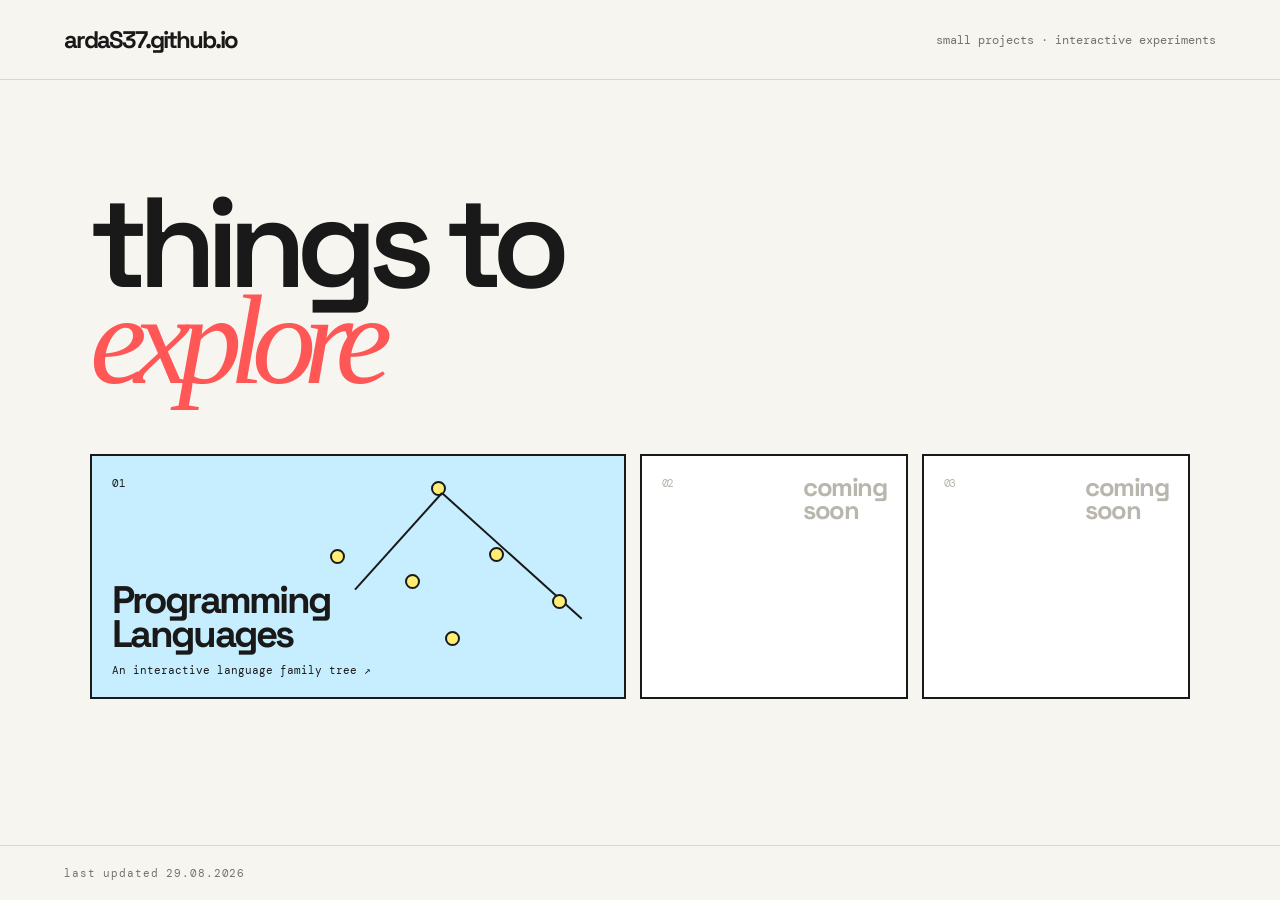
<file: index.html>
<!doctype html>
<html lang="tr">
  <head>
    <meta charset="UTF-8" />
    <meta name="viewport" content="width=device-width, initial-scale=1.0" />
    <title>ardaS37.github.io</title>
    <meta name="description" content="Small projects and interactive experiments" />
    <link rel="preconnect" href="https://fonts.googleapis.com" />
    <link rel="preconnect" href="https://fonts.gstatic.com" crossorigin />
    <link href="https://fonts.googleapis.com/css2?family=DM+Mono:wght@400;500&family=Space+Grotesk:wght@400;500;600;700&display=swap" rel="stylesheet" />
    <link rel="stylesheet" href="styles.css" />
  </head>
  <body class="home-page">
    <header class="home-header">
      <a class="home-logo" href="index.html">ardaS37.github.io</a>
      <span>small projects · interactive experiments</span>
    </header>
    <main class="home-main">
      <h1>things to<br /><em>explore</em></h1>
      <section class="experiment-grid" aria-label="Deneyler">
        <a class="experiment language-card" href="family-tree.html">
          <span class="card-number">01</span>
          <span class="mini-tree" aria-hidden="true"><b></b><i></i><i></i><i></i><i></i><i></i></span>
          <span class="experiment-text"><strong>Programming<br />Languages</strong><small>An interactive language family tree ↗</small></span>
        </a>
        <div class="experiment coming-soon"><span class="card-number">02</span><span>coming<br />soon</span></div>
        <div class="experiment coming-soon"><span class="card-number">03</span><span>coming<br />soon</span></div>
      </section>
    </main>
    <footer class="home-footer">last updated 29.08.2026</footer>
  </body>
</html>
</file>
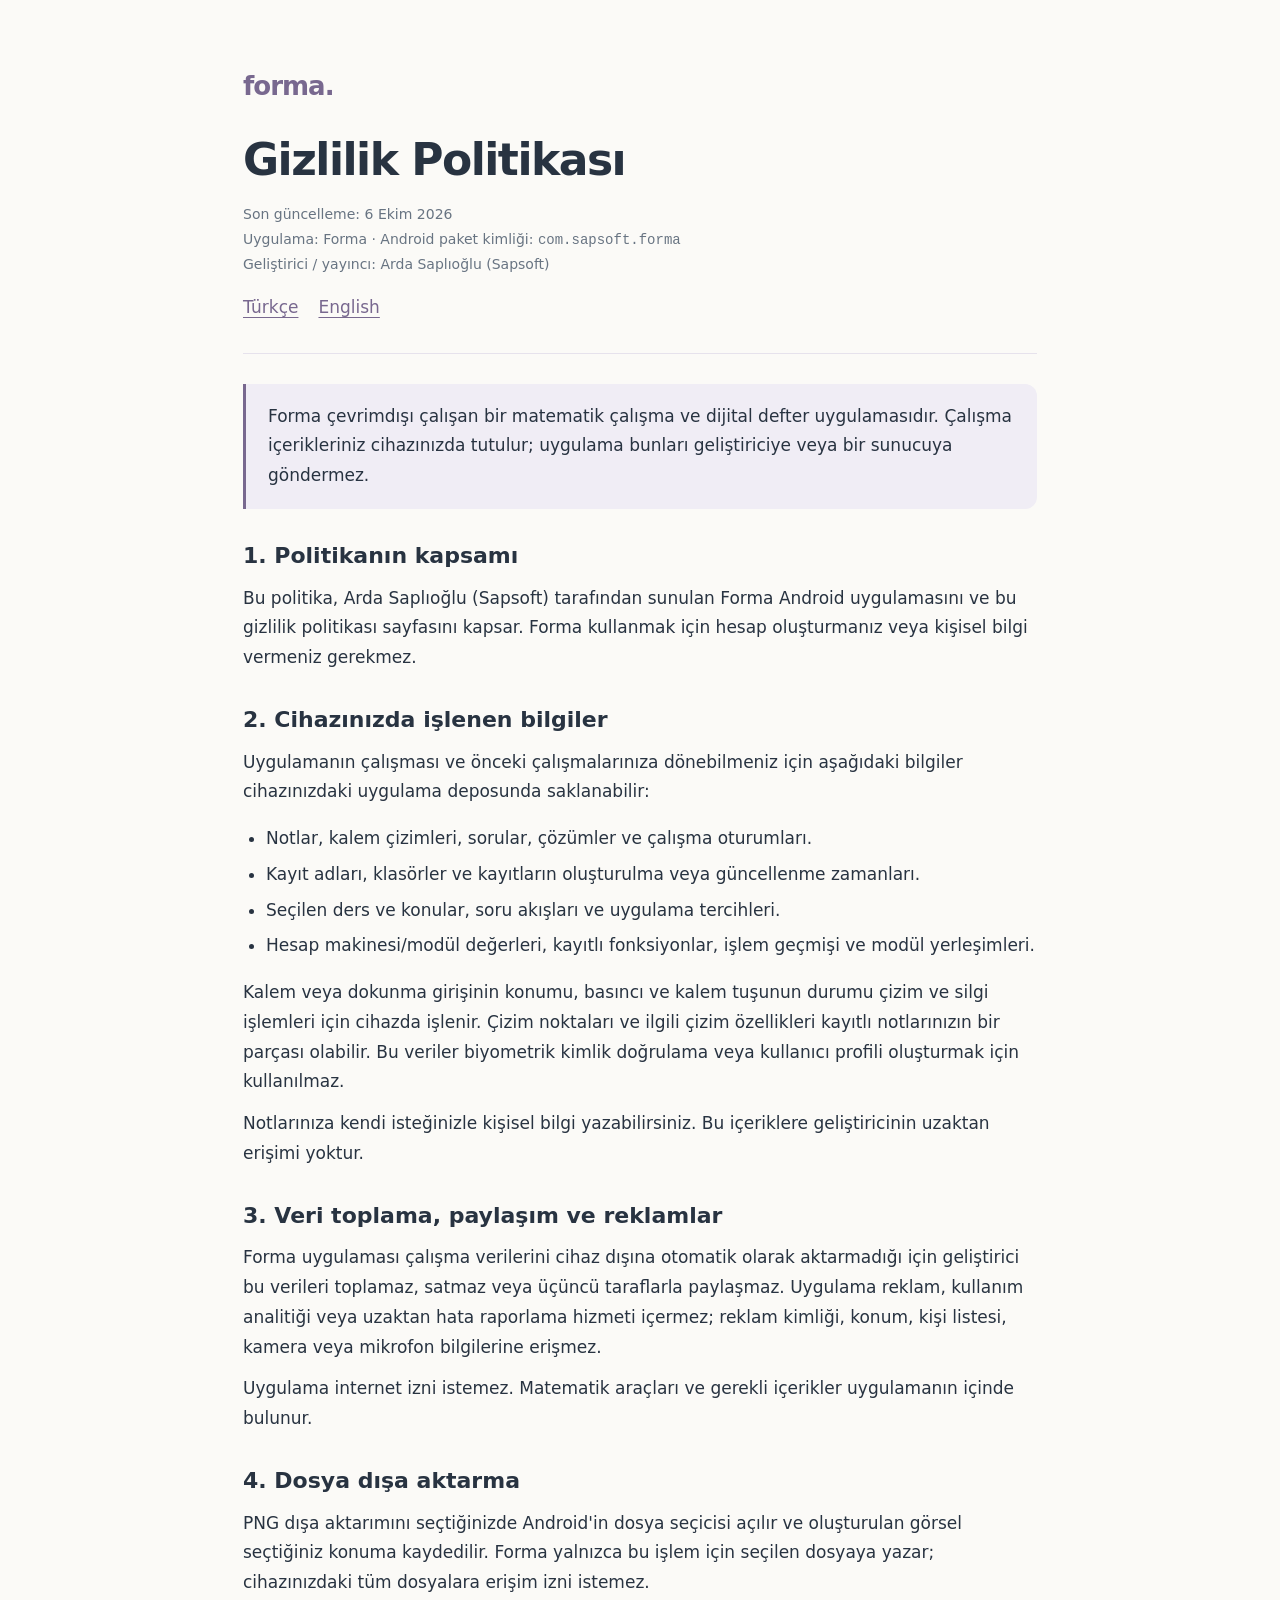
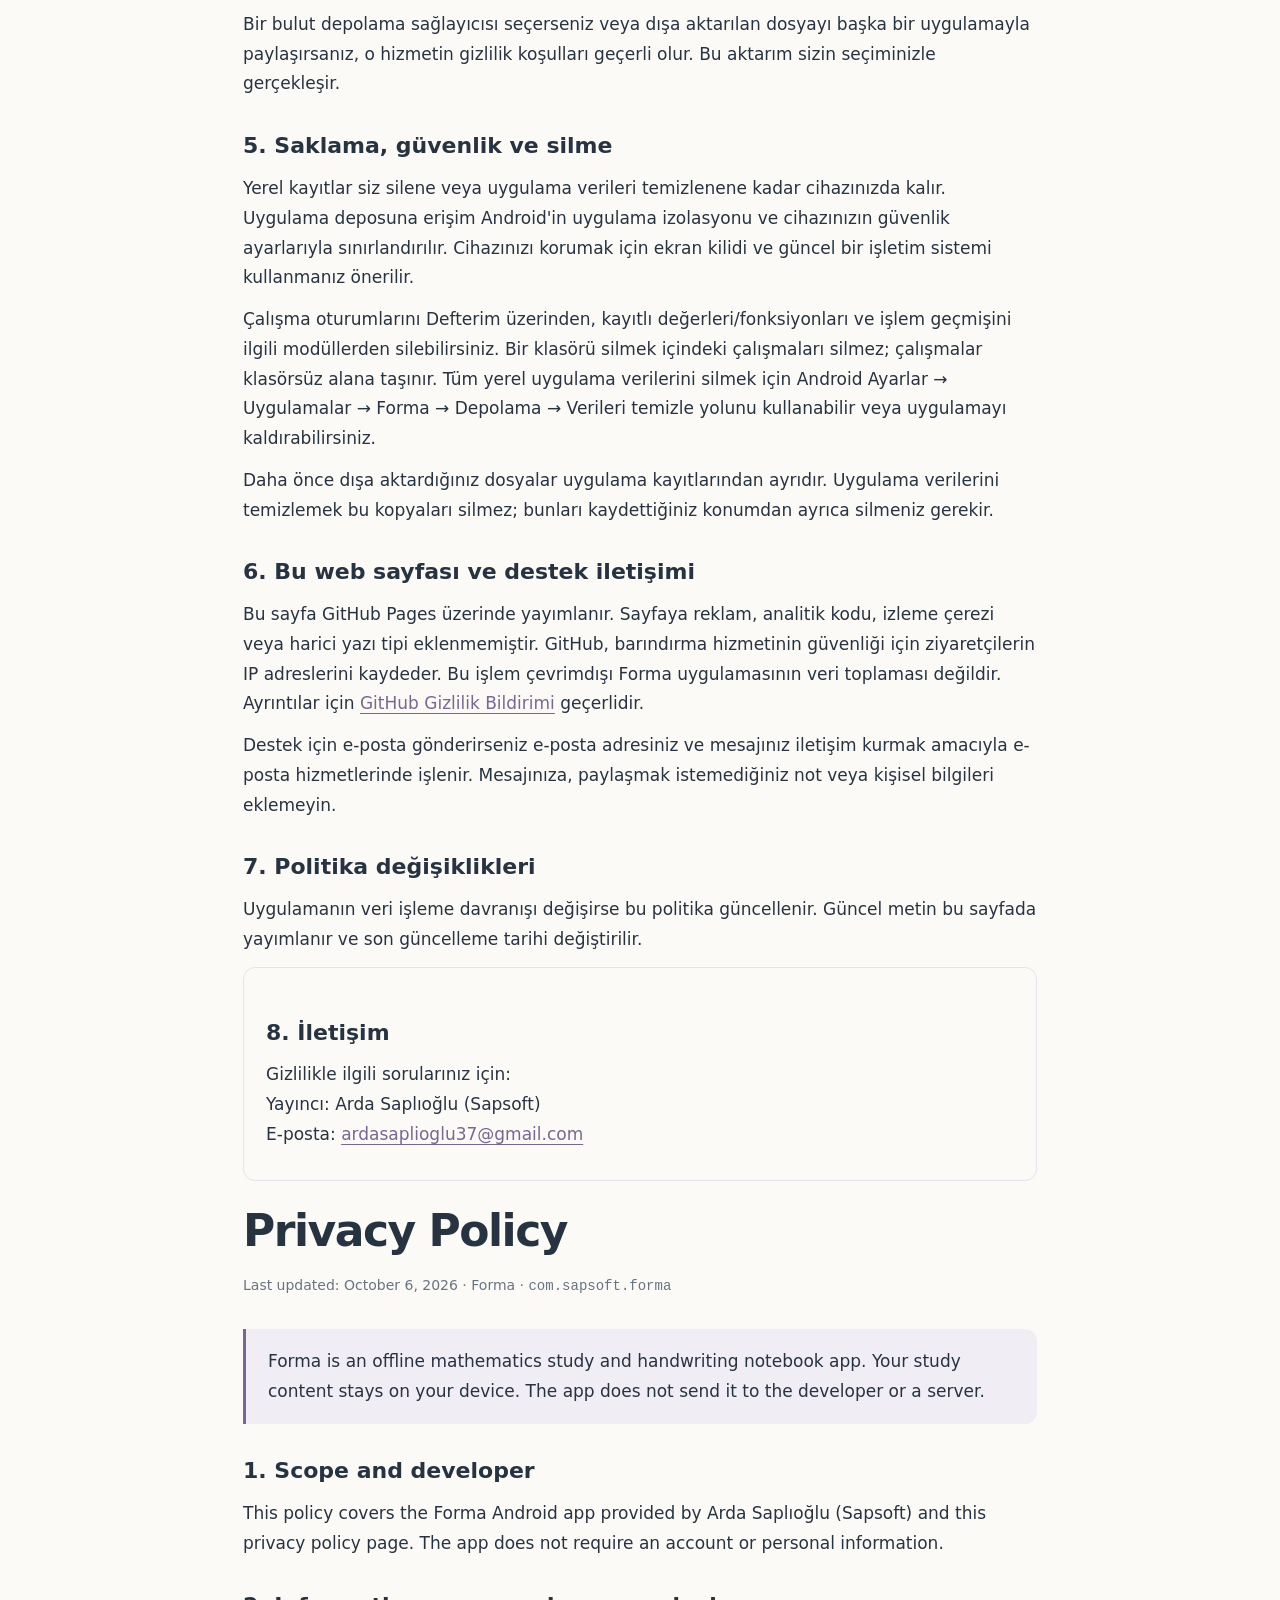
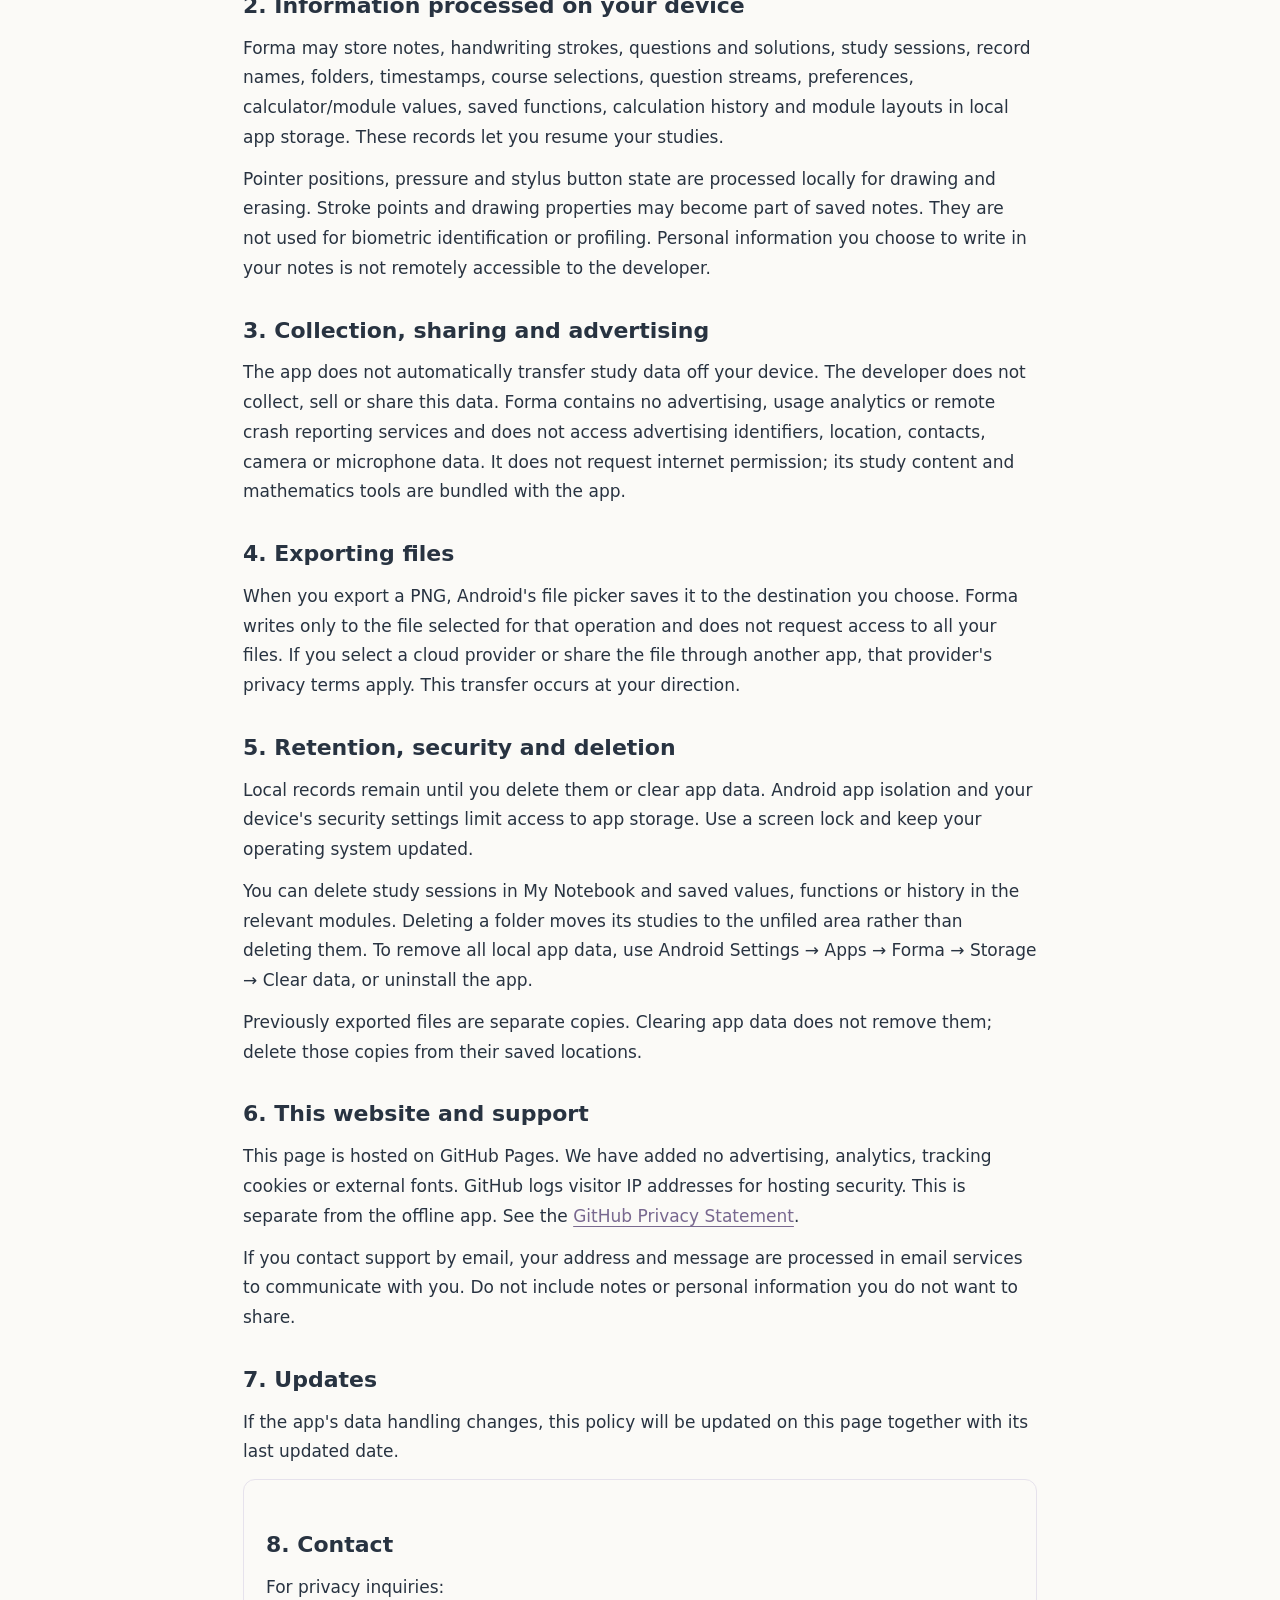
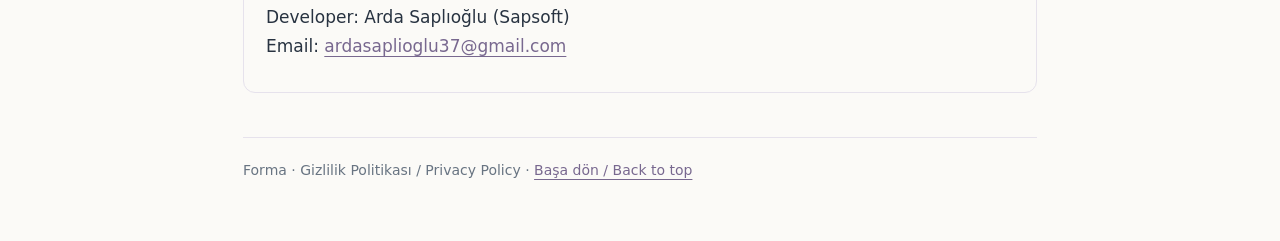
<file: forma.html>
<!doctype html>
<html lang="tr">
<head>
  <meta charset="utf-8">
  <meta name="viewport" content="width=device-width, initial-scale=1">
  <meta name="description" content="Forma Android uygulamasının gizlilik politikası: cihazda saklanan çalışma verileri, dışa aktarma ve silme.">
  <meta name="theme-color" content="#8578a0">
  <title>Forma — Gizlilik Politikası / Privacy Policy</title>
  <style>
    :root{color-scheme:light;--ink:#283341;--muted:#687482;--accent:#78688f;--paper:#fbfaf7;--line:#e6e2ec}
    *{box-sizing:border-box}html{scroll-behavior:smooth}body{margin:0;background:var(--paper);color:var(--ink);font:17px/1.75 system-ui,-apple-system,"Segoe UI",sans-serif}
    main{max-width:850px;margin:auto;padding:64px 28px 60px}header{padding-bottom:30px;border-bottom:1px solid var(--line)}
    .brand{font-size:26px;font-weight:750;letter-spacing:-1px;color:var(--accent)}h1{font-size:clamp(30px,5vw,44px);line-height:1.2;letter-spacing:-1.5px;margin:24px 0 16px}h2{font-size:22px;line-height:1.4;margin:32px 0 12px}p{margin:12px 0}ul{padding-left:23px}li{margin:6px 0}
    .meta,footer{font-size:14px;color:var(--muted)}.summary{background:#f0edf5;border-left:3px solid var(--accent);padding:18px 22px;margin:30px 0;border-radius:0 12px 12px 0}
    a{color:var(--accent);text-underline-offset:4px;overflow-wrap:anywhere}a:focus-visible{outline:3px solid var(--accent);outline-offset:4px}code{font-size:14px;overflow-wrap:anywhere}
    nav{display:flex;gap:20px;margin-top:16px}section{scroll-margin-top:24px}footer{border-top:1px solid var(--line);margin-top:44px;padding-top:20px}.contact{padding:18px 22px;border:1px solid var(--line);border-radius:12px}
    @media(max-width:520px){main{padding:32px 20px}body{font-size:16px}h2{font-size:20px}}
    @media(prefers-reduced-motion:reduce){html{scroll-behavior:auto}}
    @media print{body{background:white}main{padding:0}.summary{border:1px solid #bbb}nav{display:none}a{color:inherit}}
  </style>
</head>
<body>
<main>
  <header>
    <div class="brand">forma.</div>
    <h1>Gizlilik Politikası</h1>
    <p class="meta">Son güncelleme: <time datetime="2026-10-06">6 Ekim 2026</time><br>Uygulama: Forma · Android paket kimliği: <code>com.sapsoft.forma</code><br>Geliştirici / yayıncı: <span data-publisher>Arda Saplıoğlu (Sapsoft)</span></p>
    <nav aria-label="Dil"><a href="#turkce" lang="tr">Türkçe</a><a href="#english" lang="en">English</a></nav>
  </header>

  <article id="turkce" lang="tr">
    <div class="summary">Forma çevrimdışı çalışan bir matematik çalışma ve dijital defter uygulamasıdır. Çalışma içerikleriniz cihazınızda tutulur; uygulama bunları geliştiriciye veya bir sunucuya göndermez.</div>
    <section>
      <h2>1. Politikanın kapsamı</h2>
      <p>Bu politika, <span data-publisher>Arda Saplıoğlu (Sapsoft)</span> tarafından sunulan Forma Android uygulamasını ve bu gizlilik politikası sayfasını kapsar. Forma kullanmak için hesap oluşturmanız veya kişisel bilgi vermeniz gerekmez.</p>
    </section>
    <section>
      <h2>2. Cihazınızda işlenen bilgiler</h2>
      <p>Uygulamanın çalışması ve önceki çalışmalarınıza dönebilmeniz için aşağıdaki bilgiler cihazınızdaki uygulama deposunda saklanabilir:</p>
      <ul>
        <li>Notlar, kalem çizimleri, sorular, çözümler ve çalışma oturumları.</li>
        <li>Kayıt adları, klasörler ve kayıtların oluşturulma veya güncellenme zamanları.</li>
        <li>Seçilen ders ve konular, soru akışları ve uygulama tercihleri.</li>
        <li>Hesap makinesi/modül değerleri, kayıtlı fonksiyonlar, işlem geçmişi ve modül yerleşimleri.</li>
      </ul>
      <p>Kalem veya dokunma girişinin konumu, basıncı ve kalem tuşunun durumu çizim ve silgi işlemleri için cihazda işlenir. Çizim noktaları ve ilgili çizim özellikleri kayıtlı notlarınızın bir parçası olabilir. Bu veriler biyometrik kimlik doğrulama veya kullanıcı profili oluşturmak için kullanılmaz.</p>
      <p>Notlarınıza kendi isteğinizle kişisel bilgi yazabilirsiniz. Bu içeriklere geliştiricinin uzaktan erişimi yoktur.</p>
    </section>
    <section>
      <h2>3. Veri toplama, paylaşım ve reklamlar</h2>
      <p>Forma uygulaması çalışma verilerini cihaz dışına otomatik olarak aktarmadığı için geliştirici bu verileri toplamaz, satmaz veya üçüncü taraflarla paylaşmaz. Uygulama reklam, kullanım analitiği veya uzaktan hata raporlama hizmeti içermez; reklam kimliği, konum, kişi listesi, kamera veya mikrofon bilgilerine erişmez.</p>
      <p>Uygulama internet izni istemez. Matematik araçları ve gerekli içerikler uygulamanın içinde bulunur.</p>
    </section>
    <section>
      <h2>4. Dosya dışa aktarma</h2>
      <p>PNG dışa aktarımını seçtiğinizde Android'in dosya seçicisi açılır ve oluşturulan görsel seçtiğiniz konuma kaydedilir. Forma yalnızca bu işlem için seçilen dosyaya yazar; cihazınızdaki tüm dosyalara erişim izni istemez.</p>
      <p>Bir bulut depolama sağlayıcısı seçerseniz veya dışa aktarılan dosyayı başka bir uygulamayla paylaşırsanız, o hizmetin gizlilik koşulları geçerli olur. Bu aktarım sizin seçiminizle gerçekleşir.</p>
    </section>
    <section>
      <h2>5. Saklama, güvenlik ve silme</h2>
      <p>Yerel kayıtlar siz silene veya uygulama verileri temizlenene kadar cihazınızda kalır. Uygulama deposuna erişim Android'in uygulama izolasyonu ve cihazınızın güvenlik ayarlarıyla sınırlandırılır. Cihazınızı korumak için ekran kilidi ve güncel bir işletim sistemi kullanmanız önerilir.</p>
      <p>Çalışma oturumlarını Defterim üzerinden, kayıtlı değerleri/fonksiyonları ve işlem geçmişini ilgili modüllerden silebilirsiniz. Bir klasörü silmek içindeki çalışmaları silmez; çalışmalar klasörsüz alana taşınır. Tüm yerel uygulama verilerini silmek için Android Ayarlar → Uygulamalar → Forma → Depolama → Verileri temizle yolunu kullanabilir veya uygulamayı kaldırabilirsiniz.</p>
      <p>Daha önce dışa aktardığınız dosyalar uygulama kayıtlarından ayrıdır. Uygulama verilerini temizlemek bu kopyaları silmez; bunları kaydettiğiniz konumdan ayrıca silmeniz gerekir.</p>
    </section>
    <section>
      <h2>6. Bu web sayfası ve destek iletişimi</h2>
      <p>Bu sayfa GitHub Pages üzerinde yayımlanır. Sayfaya reklam, analitik kodu, izleme çerezi veya harici yazı tipi eklenmemiştir. GitHub, barındırma hizmetinin güvenliği için ziyaretçilerin IP adreslerini kaydeder. Bu işlem çevrimdışı Forma uygulamasının veri toplaması değildir. Ayrıntılar için <a href="https://docs.github.com/en/site-policy/privacy-policies/github-general-privacy-statement">GitHub Gizlilik Bildirimi</a> geçerlidir.</p>
      <p>Destek için e-posta gönderirseniz e-posta adresiniz ve mesajınız iletişim kurmak amacıyla e-posta hizmetlerinde işlenir. Mesajınıza, paylaşmak istemediğiniz not veya kişisel bilgileri eklemeyin.</p>
    </section>
    <section>
      <h2>7. Politika değişiklikleri</h2>
      <p>Uygulamanın veri işleme davranışı değişirse bu politika güncellenir. Güncel metin bu sayfada yayımlanır ve son güncelleme tarihi değiştirilir.</p>
    </section>
    <section class="contact">
      <h2>8. İletişim</h2>
      <p>Gizlilikle ilgili sorularınız için:<br>Yayıncı: <span data-publisher>Arda Saplıoğlu (Sapsoft)</span><br>E-posta: <a data-contact href="mailto:ardasaplioglu37@gmail.com">ardasaplioglu37@gmail.com</a></p>
    </section>
  </article>

  <article id="english" lang="en">
    <h1>Privacy Policy</h1>
    <p class="meta">Last updated: October 6, 2026 · Forma · <code>com.sapsoft.forma</code></p>
    <div class="summary">Forma is an offline mathematics study and handwriting notebook app. Your study content stays on your device. The app does not send it to the developer or a server.</div>
    <section><h2>1. Scope and developer</h2><p>This policy covers the Forma Android app provided by <span data-publisher>Arda Saplıoğlu (Sapsoft)</span> and this privacy policy page. The app does not require an account or personal information.</p></section>
    <section><h2>2. Information processed on your device</h2><p>Forma may store notes, handwriting strokes, questions and solutions, study sessions, record names, folders, timestamps, course selections, question streams, preferences, calculator/module values, saved functions, calculation history and module layouts in local app storage. These records let you resume your studies.</p><p>Pointer positions, pressure and stylus button state are processed locally for drawing and erasing. Stroke points and drawing properties may become part of saved notes. They are not used for biometric identification or profiling. Personal information you choose to write in your notes is not remotely accessible to the developer.</p></section>
    <section><h2>3. Collection, sharing and advertising</h2><p>The app does not automatically transfer study data off your device. The developer does not collect, sell or share this data. Forma contains no advertising, usage analytics or remote crash reporting services and does not access advertising identifiers, location, contacts, camera or microphone data. It does not request internet permission; its study content and mathematics tools are bundled with the app.</p></section>
    <section><h2>4. Exporting files</h2><p>When you export a PNG, Android's file picker saves it to the destination you choose. Forma writes only to the file selected for that operation and does not request access to all your files. If you select a cloud provider or share the file through another app, that provider's privacy terms apply. This transfer occurs at your direction.</p></section>
    <section><h2>5. Retention, security and deletion</h2><p>Local records remain until you delete them or clear app data. Android app isolation and your device's security settings limit access to app storage. Use a screen lock and keep your operating system updated.</p><p>You can delete study sessions in My Notebook and saved values, functions or history in the relevant modules. Deleting a folder moves its studies to the unfiled area rather than deleting them. To remove all local app data, use Android Settings → Apps → Forma → Storage → Clear data, or uninstall the app.</p><p>Previously exported files are separate copies. Clearing app data does not remove them; delete those copies from their saved locations.</p></section>
    <section><h2>6. This website and support</h2><p>This page is hosted on GitHub Pages. We have added no advertising, analytics, tracking cookies or external fonts. GitHub logs visitor IP addresses for hosting security. This is separate from the offline app. See the <a href="https://docs.github.com/en/site-policy/privacy-policies/github-general-privacy-statement">GitHub Privacy Statement</a>.</p><p>If you contact support by email, your address and message are processed in email services to communicate with you. Do not include notes or personal information you do not want to share.</p></section>
    <section><h2>7. Updates</h2><p>If the app's data handling changes, this policy will be updated on this page together with its last updated date.</p></section>
    <section class="contact"><h2>8. Contact</h2><p>For privacy inquiries:<br>Developer: <span data-publisher>Arda Saplıoğlu (Sapsoft)</span><br>Email: <a data-contact href="mailto:ardasaplioglu37@gmail.com">ardasaplioglu37@gmail.com</a></p></section>
  </article>
  <footer>Forma · Gizlilik Politikası / Privacy Policy · <a href="#">Başa dön / Back to top</a></footer>
</main>
</body>
</html>
</file>
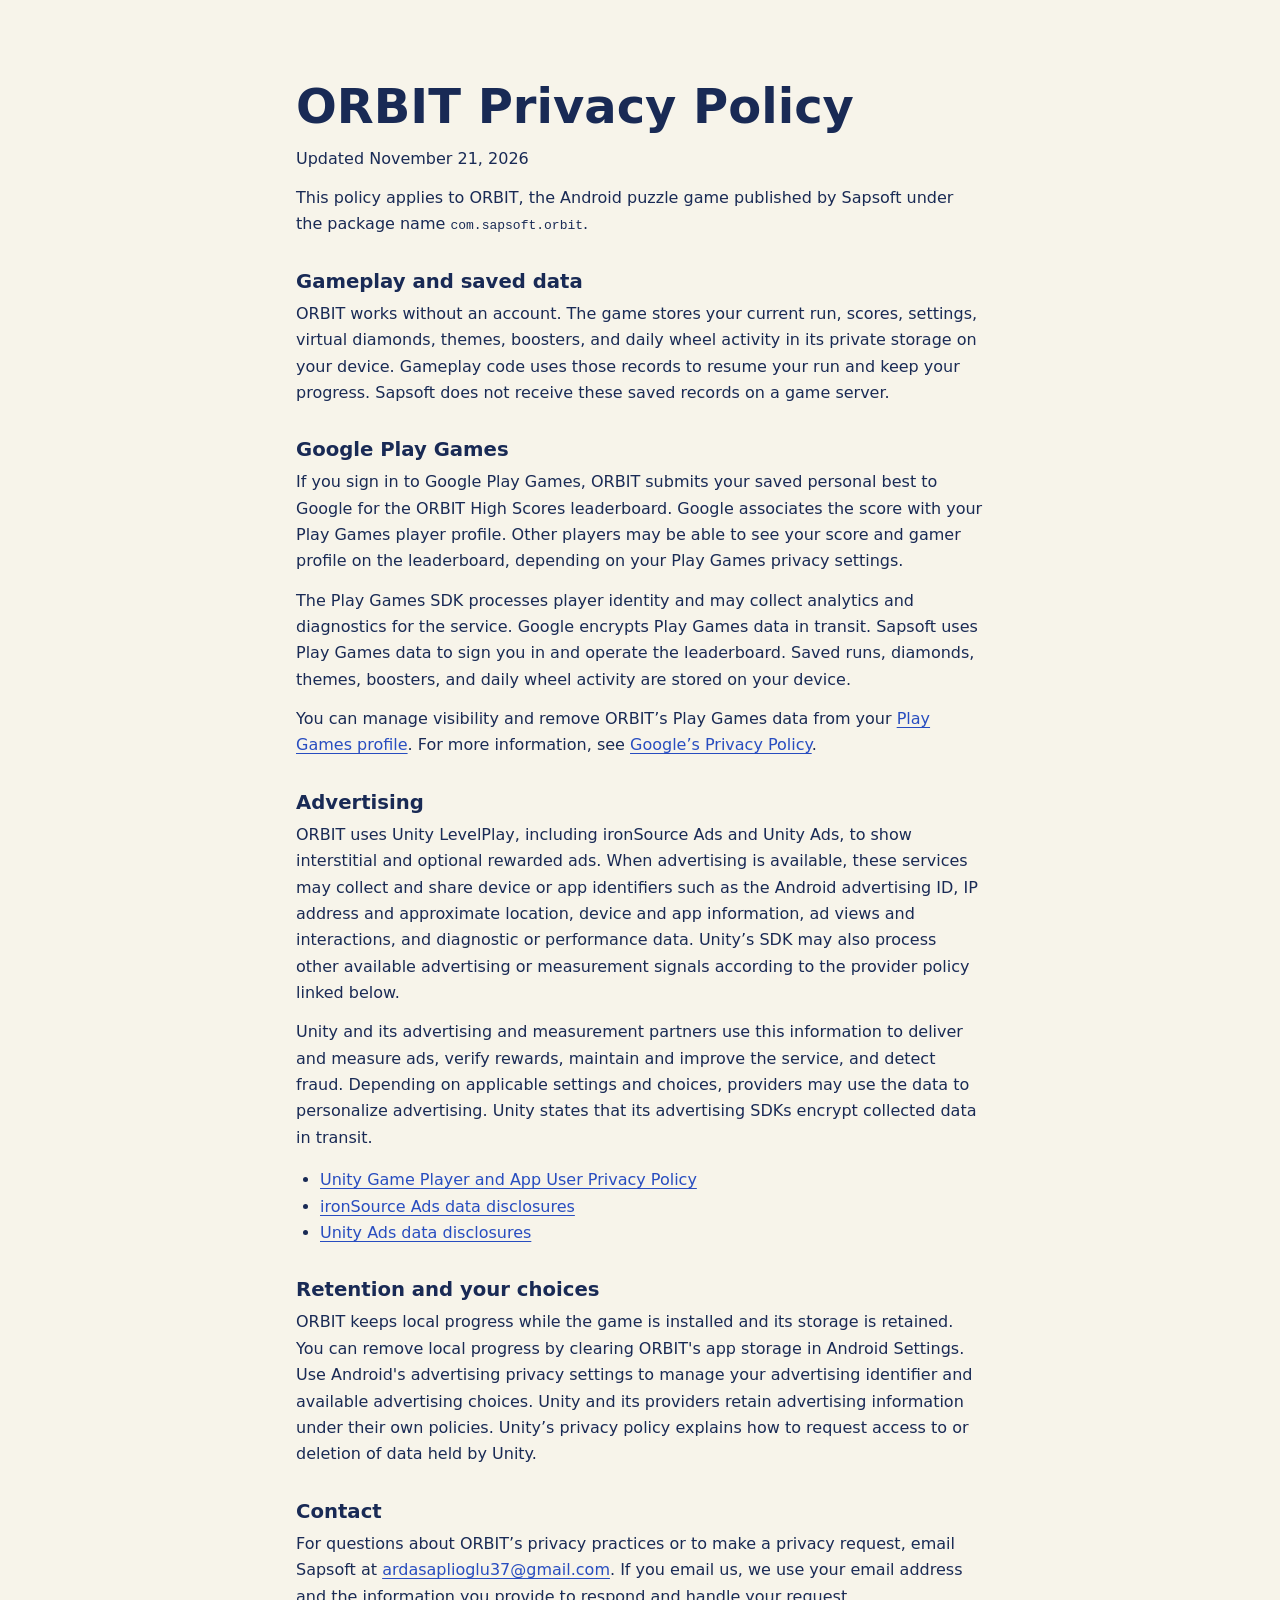
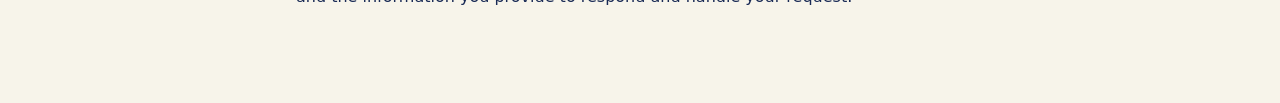
<file: orbit-privacy.html>
<!doctype html>
<html lang="en">
<meta charset="utf-8">
<meta name="viewport" content="width=device-width, initial-scale=1">
<title>ORBIT Privacy Policy</title>
<meta name="description" content="How ORBIT handles saved games, Google Play Games scores, advertising data, and privacy requests.">
<style>
  :root { color-scheme: light dark; font-family: system-ui, sans-serif; background: #f7f4ea; color: #192a55; }
  body { margin: 0; padding: clamp(24px, 7vw, 80px) 24px; }
  main { max-width: 43rem; margin: 0 auto; }
  h1 { font-size: clamp(2rem, 6vw, 3rem); line-height: 1.12; margin: 0 0 12px; }
  h2 { font-size: 1.23rem; margin: 2rem 0 .5rem; }
  p, li { line-height: 1.65; }
  p { margin: 0 0 .8rem; }
  ul { padding-inline-start: 24px; }
  a { color: #284dc0; text-underline-offset: .16em; overflow-wrap: anywhere; }
  @media (prefers-color-scheme: dark) {
    :root { background: #121a2b; color: #e4ebfa; }
    a { color: #a7beff; }
  }
</style>
<main>
  <h1>ORBIT Privacy Policy</h1>
  <p>Updated November 21, 2026</p>
  <p>This policy applies to ORBIT, the Android puzzle game published by Sapsoft under the package name <code>com.sapsoft.orbit</code>.</p>


  <h2>Gameplay and saved data</h2>
  <p>ORBIT works without an account. The game stores your current run, scores, settings, virtual diamonds, themes, boosters, and daily wheel activity in its private storage on your device. Gameplay code uses those records to resume your run and keep your progress. Sapsoft does not receive these saved records on a game server.</p>


  <h2>Google Play Games</h2>
  <p>If you sign in to Google Play Games, ORBIT submits your saved personal best to Google for the ORBIT High Scores leaderboard. Google associates the score with your Play Games player profile. Other players may be able to see your score and gamer profile on the leaderboard, depending on your Play Games privacy settings.</p>
  <p>The Play Games SDK processes player identity and may collect analytics and diagnostics for the service. Google encrypts Play Games data in transit. Sapsoft uses Play Games data to sign you in and operate the leaderboard. Saved runs, diamonds, themes, boosters, and daily wheel activity are stored on your device.</p>
  <p>You can manage visibility and remove ORBIT’s Play Games data from your <a href="https://play.google.com/games/profile">Play Games profile</a>. For more information, see <a href="https://policies.google.com/privacy">Google’s Privacy Policy</a>.</p>

  <h2>Advertising</h2>
  <p>ORBIT uses Unity LevelPlay, including ironSource Ads and Unity Ads, to show interstitial and optional rewarded ads. When advertising is available, these services may collect and share device or app identifiers such as the Android advertising ID, IP address and approximate location, device and app information, ad views and interactions, and diagnostic or performance data. Unity’s SDK may also process other available advertising or measurement signals according to the provider policy linked below.</p>
  <p>Unity and its advertising and measurement partners use this information to deliver and measure ads, verify rewards, maintain and improve the service, and detect fraud. Depending on applicable settings and choices, providers may use the data to personalize advertising. Unity states that its advertising SDKs encrypt collected data in transit.</p>
  <ul>
    <li><a href="https://unity.com/legal/game-player-and-app-user-privacy-policy">Unity Game Player and App User Privacy Policy</a></li>
    <li><a href="https://docs.unity.com/en-us/grow/is-ads/legal-resources/google-data-safety-questionnaire">ironSource Ads data disclosures</a></li>
    <li><a href="https://docs.unity.com/en-us/grow/ads/privacy/google-data-safety">Unity Ads data disclosures</a></li>
  </ul>


  <h2>Retention and your choices</h2>
  <p>ORBIT keeps local progress while the game is installed and its storage is retained. You can remove local progress by clearing ORBIT's app storage in Android Settings. Use Android's advertising privacy settings to manage your advertising identifier and available advertising choices. Unity and its providers retain advertising information under their own policies. Unity’s privacy policy explains how to request access to or deletion of data held by Unity.</p>


  <h2>Contact</h2>
  <p>For questions about ORBIT’s privacy practices or to make a privacy request, email Sapsoft at <a href="mailto:ardasaplioglu37@gmail.com">ardasaplioglu37@gmail.com</a>. If you email us, we use your email address and the information you provide to respond and handle your request.</p>
</main>
</html>
</file>
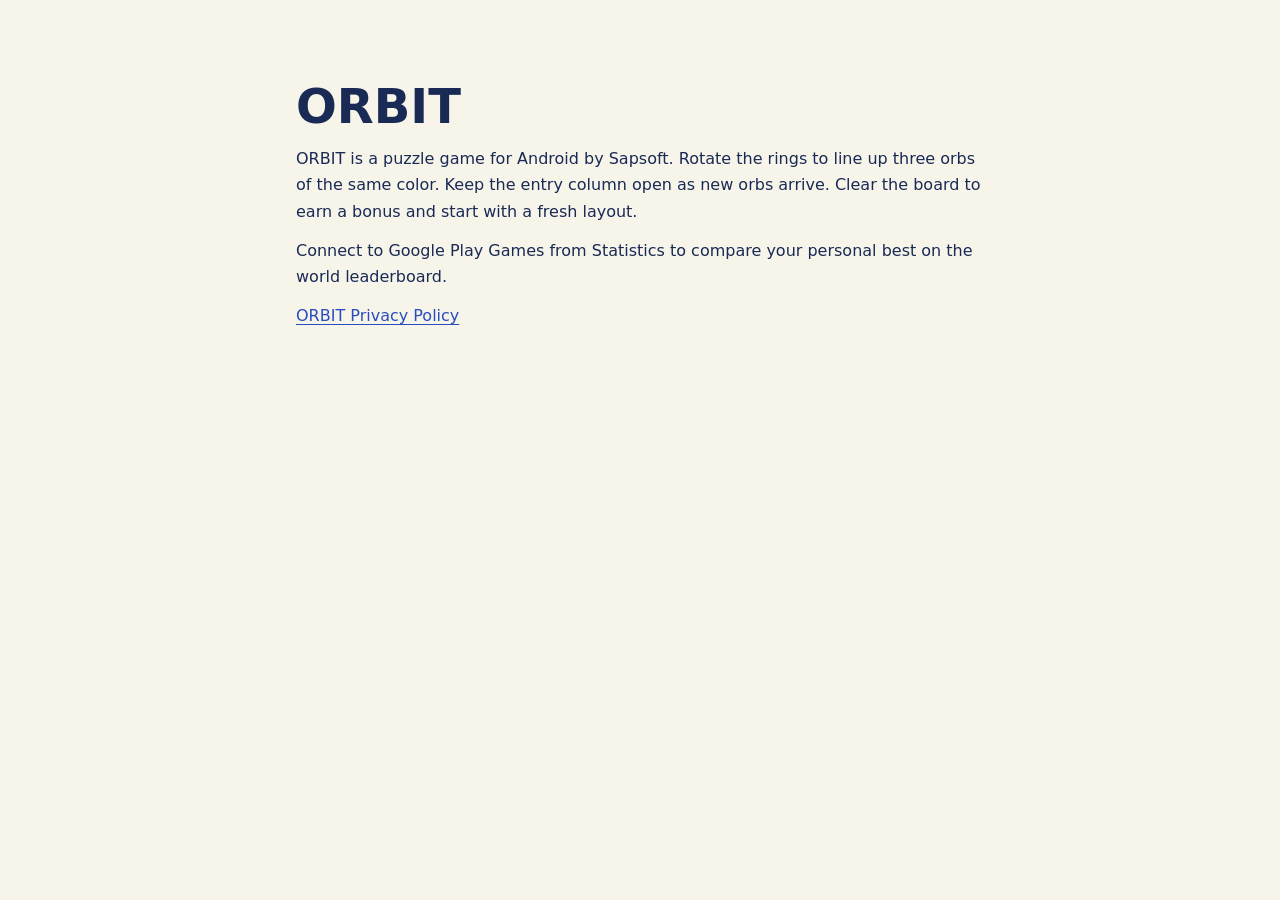
<file: orbit.html>
<!doctype html>
<html lang="en">
<meta charset="utf-8">
<meta name="viewport" content="width=device-width, initial-scale=1">
<title>ORBIT by Sapsoft</title>
<meta name="description" content="ORBIT is a radial puzzle game for Android.">
<style>
  :root { color-scheme: light dark; font-family: system-ui, sans-serif; background: #f7f4ea; color: #192a55; }
  body { margin: 0; padding: clamp(24px, 7vw, 80px) 24px; }
  main { max-width: 43rem; margin: 0 auto; }
  h1 { font-size: clamp(2rem, 6vw, 3rem); line-height: 1.12; margin: 0 0 12px; }
  h2 { font-size: 1.23rem; margin: 2rem 0 .5rem; }
  p, li { line-height: 1.65; }
  p { margin: 0 0 .8rem; }
  ul { padding-inline-start: 24px; }
  a { color: #284dc0; text-underline-offset: .16em; overflow-wrap: anywhere; }
  @media (prefers-color-scheme: dark) {
    :root { background: #121a2b; color: #e4ebfa; }
    a { color: #a7beff; }
  }
</style>
<main>
  <h1>ORBIT</h1>
  <p>ORBIT is a puzzle game for Android by Sapsoft. Rotate the rings to line up three orbs of the same color. Keep the entry column open as new orbs arrive. Clear the board to earn a bonus and start with a fresh layout.</p>
  <p>Connect to Google Play Games from Statistics to compare your personal best on the world leaderboard.</p>
  <p><a href="/orbit-privacy.html">ORBIT Privacy Policy</a></p>
</main>
</html>
</file>
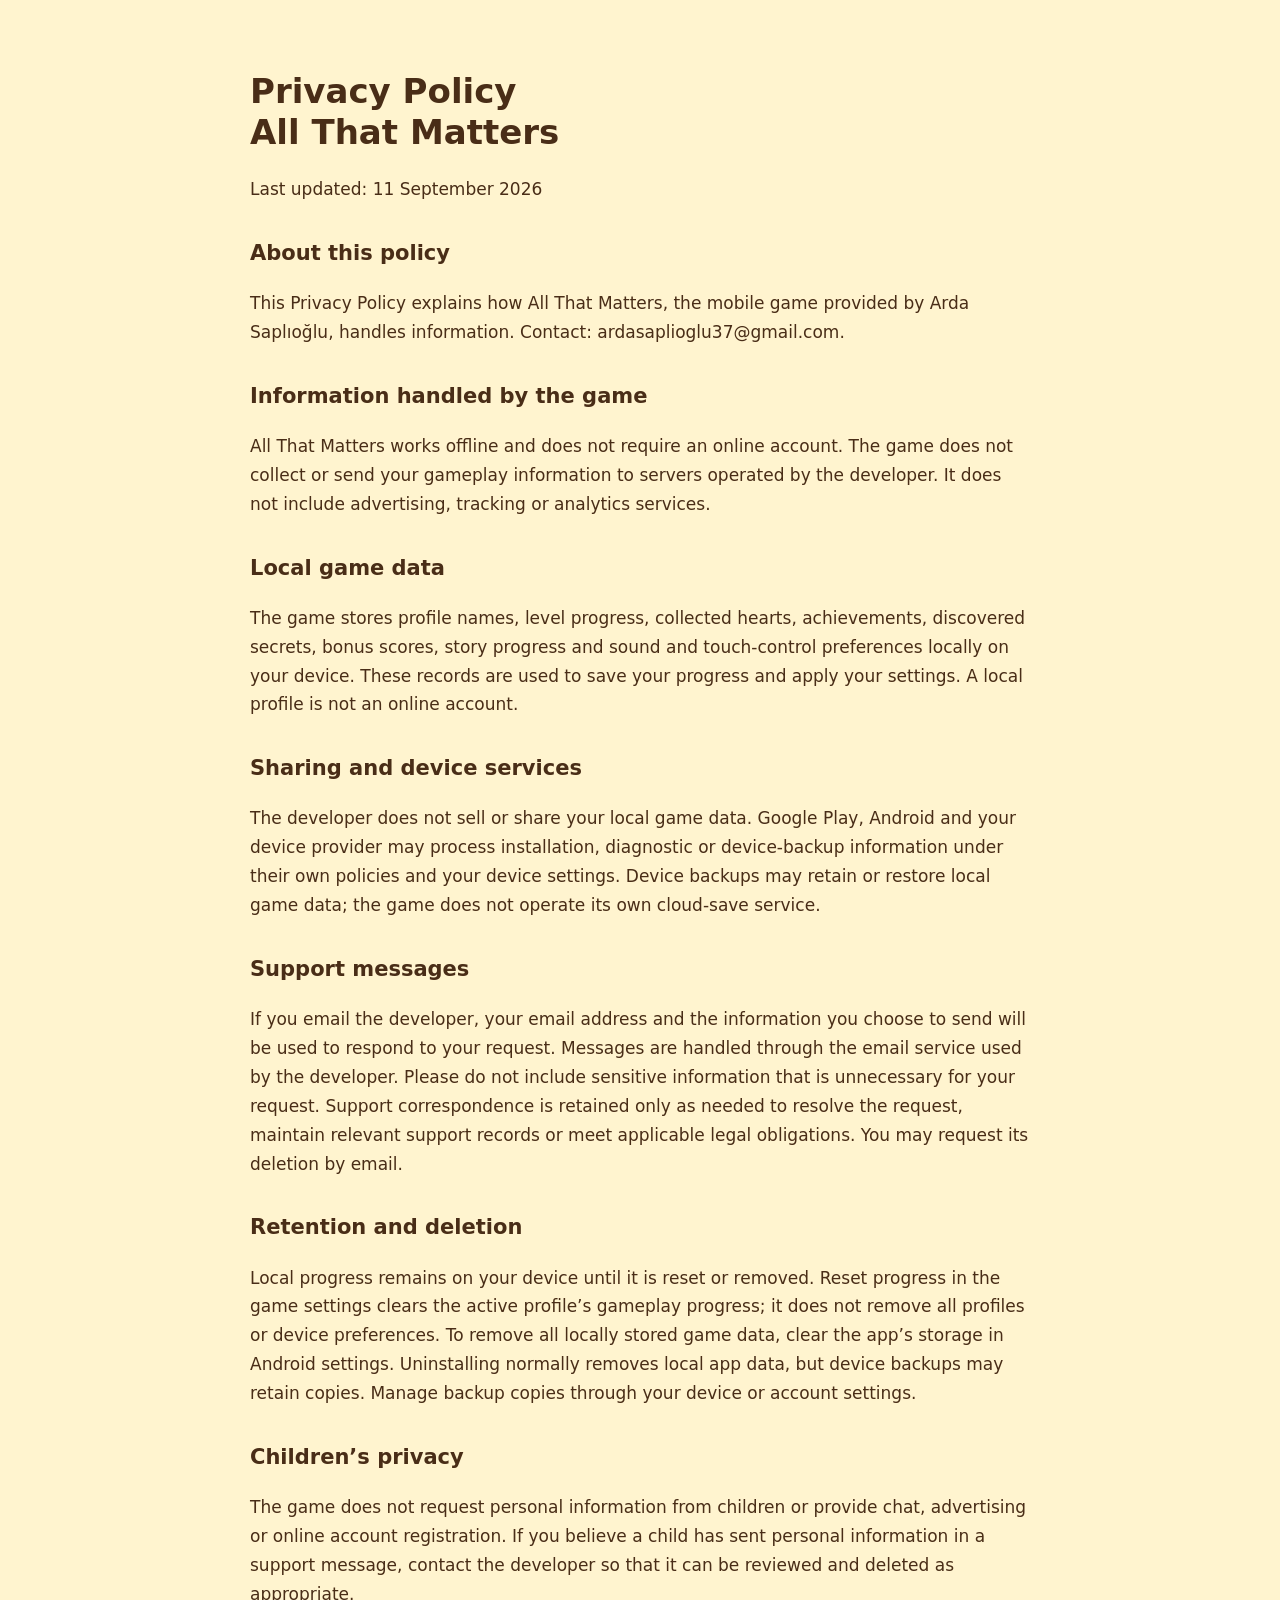
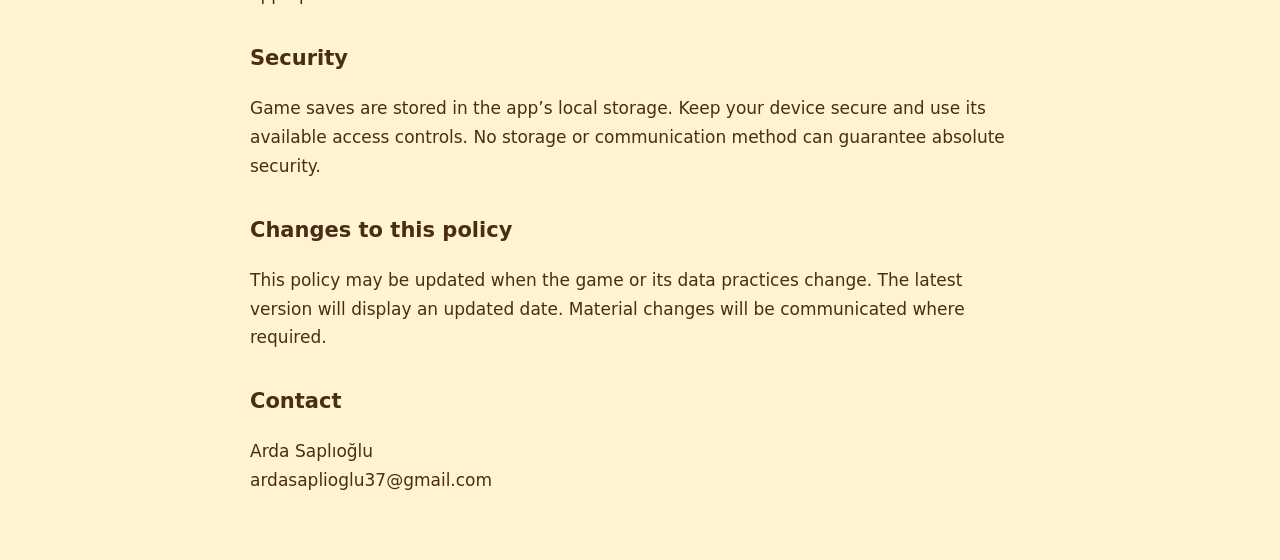
<file: privacy-policy-atm.html>
<!doctype html><html lang="en"><meta charset="utf-8"><meta name="viewport" content="width=device-width,initial-scale=1"><title>Privacy Policy — All That Matters</title><style>body{margin:0;background:#fff4cf;color:#492d17;font:17px/1.7 system-ui,sans-serif}main{max-width:780px;margin:auto;padding:48px 24px}h1{line-height:1.2}h2{font-size:21px;margin-top:32px}a{color:inherit}</style><main><h1>Privacy Policy<br>All That Matters</h1><p>Last updated: 11 September 2026</p><section><h2>About this policy</h2><p>This Privacy Policy explains how All That Matters, the mobile game provided by Arda Saplıoğlu, handles information. Contact: ardasaplioglu37@gmail.com.</p></section><section><h2>Information handled by the game</h2><p>All That Matters works offline and does not require an online account. The game does not collect or send your gameplay information to servers operated by the developer. It does not include advertising, tracking or analytics services.</p></section><section><h2>Local game data</h2><p>The game stores profile names, level progress, collected hearts, achievements, discovered secrets, bonus scores, story progress and sound and touch-control preferences locally on your device. These records are used to save your progress and apply your settings. A local profile is not an online account.</p></section><section><h2>Sharing and device services</h2><p>The developer does not sell or share your local game data. Google Play, Android and your device provider may process installation, diagnostic or device-backup information under their own policies and your device settings. Device backups may retain or restore local game data; the game does not operate its own cloud-save service.</p></section><section><h2>Support messages</h2><p>If you email the developer, your email address and the information you choose to send will be used to respond to your request. Messages are handled through the email service used by the developer. Please do not include sensitive information that is unnecessary for your request. Support correspondence is retained only as needed to resolve the request, maintain relevant support records or meet applicable legal obligations. You may request its deletion by email.</p></section><section><h2>Retention and deletion</h2><p>Local progress remains on your device until it is reset or removed. Reset progress in the game settings clears the active profile’s gameplay progress; it does not remove all profiles or device preferences. To remove all locally stored game data, clear the app’s storage in Android settings. Uninstalling normally removes local app data, but device backups may retain copies. Manage backup copies through your device or account settings.</p></section><section><h2>Children’s privacy</h2><p>The game does not request personal information from children or provide chat, advertising or online account registration. If you believe a child has sent personal information in a support message, contact the developer so that it can be reviewed and deleted as appropriate.</p></section><section><h2>Security</h2><p>Game saves are stored in the app’s local storage. Keep your device secure and use its available access controls. No storage or communication method can guarantee absolute security.</p></section><section><h2>Changes to this policy</h2><p>This policy may be updated when the game or its data practices change. The latest version will display an updated date. Material changes will be communicated where required.</p></section><section><h2>Contact</h2><p>Arda Saplıoğlu<br>ardasaplioglu37@gmail.com</p></section></main></html>
</file>
<file: styles.css>
:root { --ink:#e9e4d7; --muted:#aaa99e; --bg:#101512; --panel:#182019; --line:#536057; --lime:#c5ff55; --pink:#ff7f9d; --blue:#74baff; --orange:#ffb56b; }
* { box-sizing:border-box; }
body { margin:0; background:var(--bg); color:var(--ink); font-family:"Space Grotesk",sans-serif; }
.home-page { min-height:100vh; background:#f7f5ef; color:#191919; display:flex; flex-direction:column; }
.home-header { display:flex; justify-content:space-between; align-items:center; padding:24px clamp(22px,5vw,72px); font:12px "DM Mono",monospace; border-bottom:1px solid #d9d6cd; }.home-logo { color:#191919; font:700 24px "Space Grotesk",sans-serif; letter-spacing:-.08em; text-decoration:none; }.home-header span { color:#74726b; }
.home-main { width:min(1100px,100% - 44px); margin:0 auto; flex:1; padding:clamp(50px,10vw,115px) 0 70px; }.home-main h1 { max-width:none; font-size:clamp(4.4rem,10vw,8.3rem); line-height:.75; color:#191919; }.home-main h1 em { color:#ff5656; }.experiment-grid { margin-top:66px; display:grid; grid-template-columns:2fr 1fr 1fr; gap:14px; }.experiment { min-height:245px; position:relative; padding:20px; text-decoration:none; border:2px solid #191919; overflow:hidden; transition:transform .18s ease,box-shadow .18s ease; }.language-card { display:flex; flex-direction:column; justify-content:space-between; color:#191919; background:#c7eeff; }.language-card:hover { transform:rotate(-1deg) translateY(-5px); box-shadow:7px 8px 0 #191919; }.card-number { font:11px "DM Mono",monospace; }.experiment-text { z-index:1; }.experiment-text strong { display:block; font-size:clamp(1.6rem,3vw,2.4rem); line-height:.87; letter-spacing:-.07em; }.experiment-text small { display:block; font:11px "DM Mono",monospace; margin-top:13px; }.coming-soon { display:flex; justify-content:space-between; background:#fff; color:#b9b6ad; font:700 clamp(1.2rem,2vw,1.7rem) "Space Grotesk",sans-serif; line-height:.9; letter-spacing:-.06em; }.mini-tree { position:absolute; inset:25px 20px 66px 42%; display:block; }.mini-tree b,.mini-tree i { position:absolute; width:15px; height:15px; border:2px solid #191919; border-radius:50%; background:#ffed74; }.mini-tree b { left:40%; top:0; }.mini-tree i:nth-of-type(1){left:5%;top:45%}.mini-tree i:nth-of-type(2){left:31%;top:62%}.mini-tree i:nth-of-type(3){left:60%;top:44%}.mini-tree i:nth-of-type(4){left:82%;top:75%}.mini-tree i:nth-of-type(5){left:45%;top:100%}.mini-tree::before,.mini-tree::after { content:""; position:absolute; background:#191919; height:2px; transform-origin:left; }.mini-tree::before { width:65%; top:11px; left:44%; transform:rotate(42deg); }.mini-tree::after { width:45%; top:11px; left:44%; transform:rotate(132deg); }.home-footer { padding:20px clamp(22px,5vw,72px); border-top:1px solid #d9d6cd; color:#74726b; font:11px "DM Mono",monospace; }
.eyebrow,.hint,footer,.brand,.header-copy,#reset { font-family:"DM Mono",monospace; letter-spacing:.08em; }
.eyebrow { color:var(--lime); font-size:.77rem; margin:0 0 24px; }
h1 { margin:0; max-width:850px; font-size:clamp(4.2rem,12vw,10rem); letter-spacing:-.085em; line-height:.78; font-weight:600; }
h1 em { color:var(--lime); font-family:Georgia,serif; font-weight:400; letter-spacing:-.1em; }
.intro { max-width:430px; color:var(--muted); font-size:clamp(1rem,2vw,1.25rem); line-height:1.55; margin:38px 0 28px; }
.launch-button { display:flex; justify-content:space-between; align-items:center; width:min(360px,100%); padding:18px 20px; text-decoration:none; color:#111; font:500 .9rem "DM Mono",monospace; background:var(--lime); transition:transform .2s,box-shadow .2s; }
.launch-button:hover { transform:translate(5px,-5px); box-shadow:-6px 6px 0 var(--pink); }
.hint { color:var(--muted); font-size:.7rem; margin:20px 0 0; }
.tree-page { overflow:hidden; height:100vh; }
.tree-header { position:fixed; z-index:2; top:0; left:0; right:0; min-height:74px; display:flex; align-items:center; gap:28px; padding:15px 22px; border-bottom:1px solid #2c362e; background:rgba(16,21,18,.9); backdrop-filter:blur(12px); }
.search-box input { width:180px; padding:9px 10px; color:var(--ink); background:#182019; border:1px solid #566057; outline:none; font:11px "DM Mono",monospace; }.search-box input:focus { border-color:var(--lime); }.search-box input::placeholder { color:#899087; }.sr-only { position:absolute; width:1px; height:1px; padding:0; margin:-1px; overflow:hidden; clip:rect(0,0,0,0); white-space:nowrap; border:0; }
.brand { color:var(--lime); font-size:.84rem; text-decoration:none; white-space:nowrap; font-weight:500; }
.header-copy { display:flex; gap:16px; align-items:center; font-size:.68rem; color:var(--muted); } .header-copy strong { color:var(--ink); font-weight:500; } .header-copy span { border-left:1px solid #526056; padding-left:16px; }
#reset { margin-left:auto; color:var(--ink); background:transparent; border:1px solid #566057; padding:9px 11px; font-size:.62rem; cursor:pointer; } #reset:hover { color:var(--lime); border-color:var(--lime); }
#tree-wrap { position:relative; height:100%; } #tree { width:100%; height:100%; display:block; cursor:grab; } #tree:active { cursor:grabbing; }
.tree-page.loading #tree { opacity:0; pointer-events:none; }.tree-page.loading #tree-wrap::after { content:'Building the language map…'; position:absolute; top:50%; left:50%; transform:translate(-50%,-50%); color:var(--lime); font:12px "DM Mono",monospace; letter-spacing:.08em; }
.link { fill:none; stroke:var(--line); stroke-width:1.25px; }
.foundation-link { stroke:#8e7aa9; stroke-width:1.5px; stroke-dasharray:4 4; opacity:.78; }
.membership { fill:none; stroke:#4e7d45; stroke-width:1px; stroke-dasharray:3 5; opacity:.42; }
.implementation { fill:none; stroke:#74baff; stroke-width:1.4px; stroke-dasharray:2 4; opacity:.72; }
.influence { fill:none; stroke:var(--pink); stroke-width:1.5px; stroke-dasharray:7 4; opacity:.72; }
.node { cursor:pointer; } .node circle { stroke:var(--bg); stroke-width:3px; transition:r .16s; } .node:hover circle { r:10; stroke:var(--ink); } .node text { fill:var(--ink); font:500 12px "DM Mono",monospace; paint-order:stroke; stroke:var(--bg); stroke-width:4px; stroke-linejoin:round; }.catalog-title { fill:var(--lime); font:500 14px "DM Mono",monospace; letter-spacing:.08em; } .node .label { pointer-events:none; } .catalog .node text { font-size:9px; fill:#c8c9c0; stroke-width:3px; } .catalog .node:hover text { fill:var(--lime); }
.node.is-dim { opacity:.11; } .node.is-active { opacity:1; } .node.is-active circle { stroke:var(--lime); stroke-width:4px; filter:drop-shadow(0 0 7px rgba(197,255,85,.95)); } .node.is-active text { fill:#fff; } .link.is-muted,.membership.is-muted,.implementation.is-muted,.influence.is-muted { opacity:.06; } .link.is-active { stroke:#fff; stroke-width:2.3px; filter:drop-shadow(0 0 4px rgba(255,255,255,.85)); } .membership.is-active { stroke:var(--lime); opacity:.8; } .implementation.is-active { stroke:var(--blue); opacity:1; stroke-width:2.6px; filter:drop-shadow(0 0 4px rgba(116,186,255,.85)); } .influence.is-active { stroke:var(--pink); opacity:1; stroke-width:2.7px; filter:drop-shadow(0 0 4px rgba(255,127,157,.85)); }
.foundation-link.is-active { stroke:#aa91ca; filter:drop-shadow(0 0 3px rgba(142,122,169,.65)); }
.year { fill:#8b9289!important; font-size:10px!important; }
.procedural { background:var(--orange); }.functional { background:var(--pink); }.object { background:var(--blue); }.web { background:var(--lime); }
.foundational { background:#8e7aa9; }.procedural { background:var(--orange); }.functional { background:var(--pink); }.object { background:var(--blue); }.web { background:var(--lime); }.scripting { background:#e6c35c; }.markup { background:#58d5c9; }
circle.foundational { fill:#8e7aa9; } circle.procedural { fill:var(--orange); } circle.functional { fill:var(--pink); } circle.object { fill:var(--blue); } circle.web { fill:var(--lime); } circle.scripting { fill:#e6c35c; } circle.markup { fill:#58d5c9; } .archive { background:#b6b7ad; } circle.archive { fill:#b6b7ad; }
.legend { position:fixed; z-index:2; left:22px; bottom:18px; display:flex; flex-wrap:wrap; gap:7px 15px; color:#aeb5aa; font:10px "DM Mono",monospace; } .legend span{display:flex;align-items:center;gap:5px}.dot{width:7px;height:7px;border-radius:50%;display:inline-block}
.solid { width:14px; height:0; border-top:2px solid var(--line); display:inline-block; }.foundation-line { width:14px; height:0; border-top:2px dashed #8e7aa9; display:inline-block; }.dash { width:14px; height:0; border-top:1px dashed var(--lime); display:inline-block; }.impl-dot { width:14px; height:0; border-top:2px dotted var(--blue); display:inline-block; }.influence-dot { width:14px; height:0; border-top:2px dashed var(--pink); display:inline-block; }
.controls { position:fixed; z-index:2; right:22px; bottom:18px; display:flex; flex-direction:column; }.controls button { height:34px;width:34px;color:var(--ink);background:var(--panel);border:1px solid #566057;font-size:20px;cursor:pointer; }.controls button+button{border-top:0}.controls button:hover{color:var(--lime)}
@media (max-width:650px) { .home-header span { display:none; }.experiment-grid { grid-template-columns:1fr; margin-top:46px; }.experiment { min-height:190px; }.coming-soon { min-height:92px; }.mini-tree { inset:23px 15px 55px 45%; }.tree-header { gap:10px; }.header-copy span { display:none; }.header-copy { font-size:.58rem; }.search-box input { width:95px; } #reset { padding:8px; font-size:0; } #reset::after { content:'↺'; font-size:1rem; } .legend { right:65px; font-size:8px; } }
</file>
